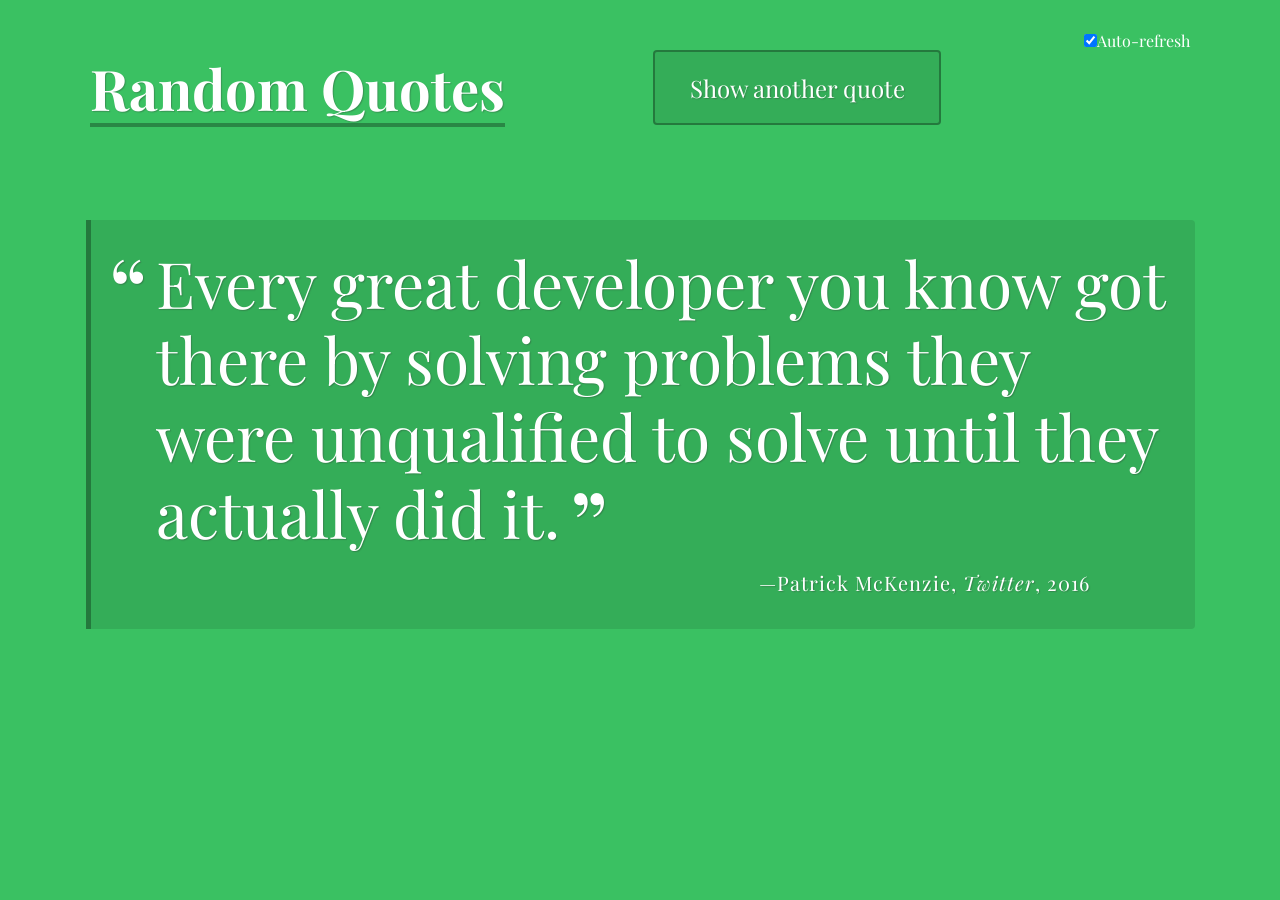
<file: project1/index.html>
<!DOCTYPE html>
<html lang="en">
  <head>
    <meta charset="UTF-8">
    <meta name="viewport" content="width=device-width, initial-scale=1.0">
    <title>Random Quotes</title>
    <link rel="stylesheet" href="css/normalize.css">
    <link rel="stylesheet" href="css/styles.css">
  </head>

  <body>
    <header>
      <h1>Random Quotes</h1>
      <button id="load-quote" class="load-quote">Show another quote</button>
      <div><input type="checkbox" id="cb-auto-refresh" checked />Auto-refresh</div>
    </header>

    <div class="container">
      <div id="quote-box" class="quote-box">
        <p class="quote">Every great developer you know got there by solving problems they were unqualified to solve until they actually did it.</p>
        <p class="source">Patrick McKenzie<span class="citation">Twitter</span><span class="year">2016</span></p>
      </div>
    </div>
    
    <script src="js/script.js"></script>
  </body>
</html>
</file>
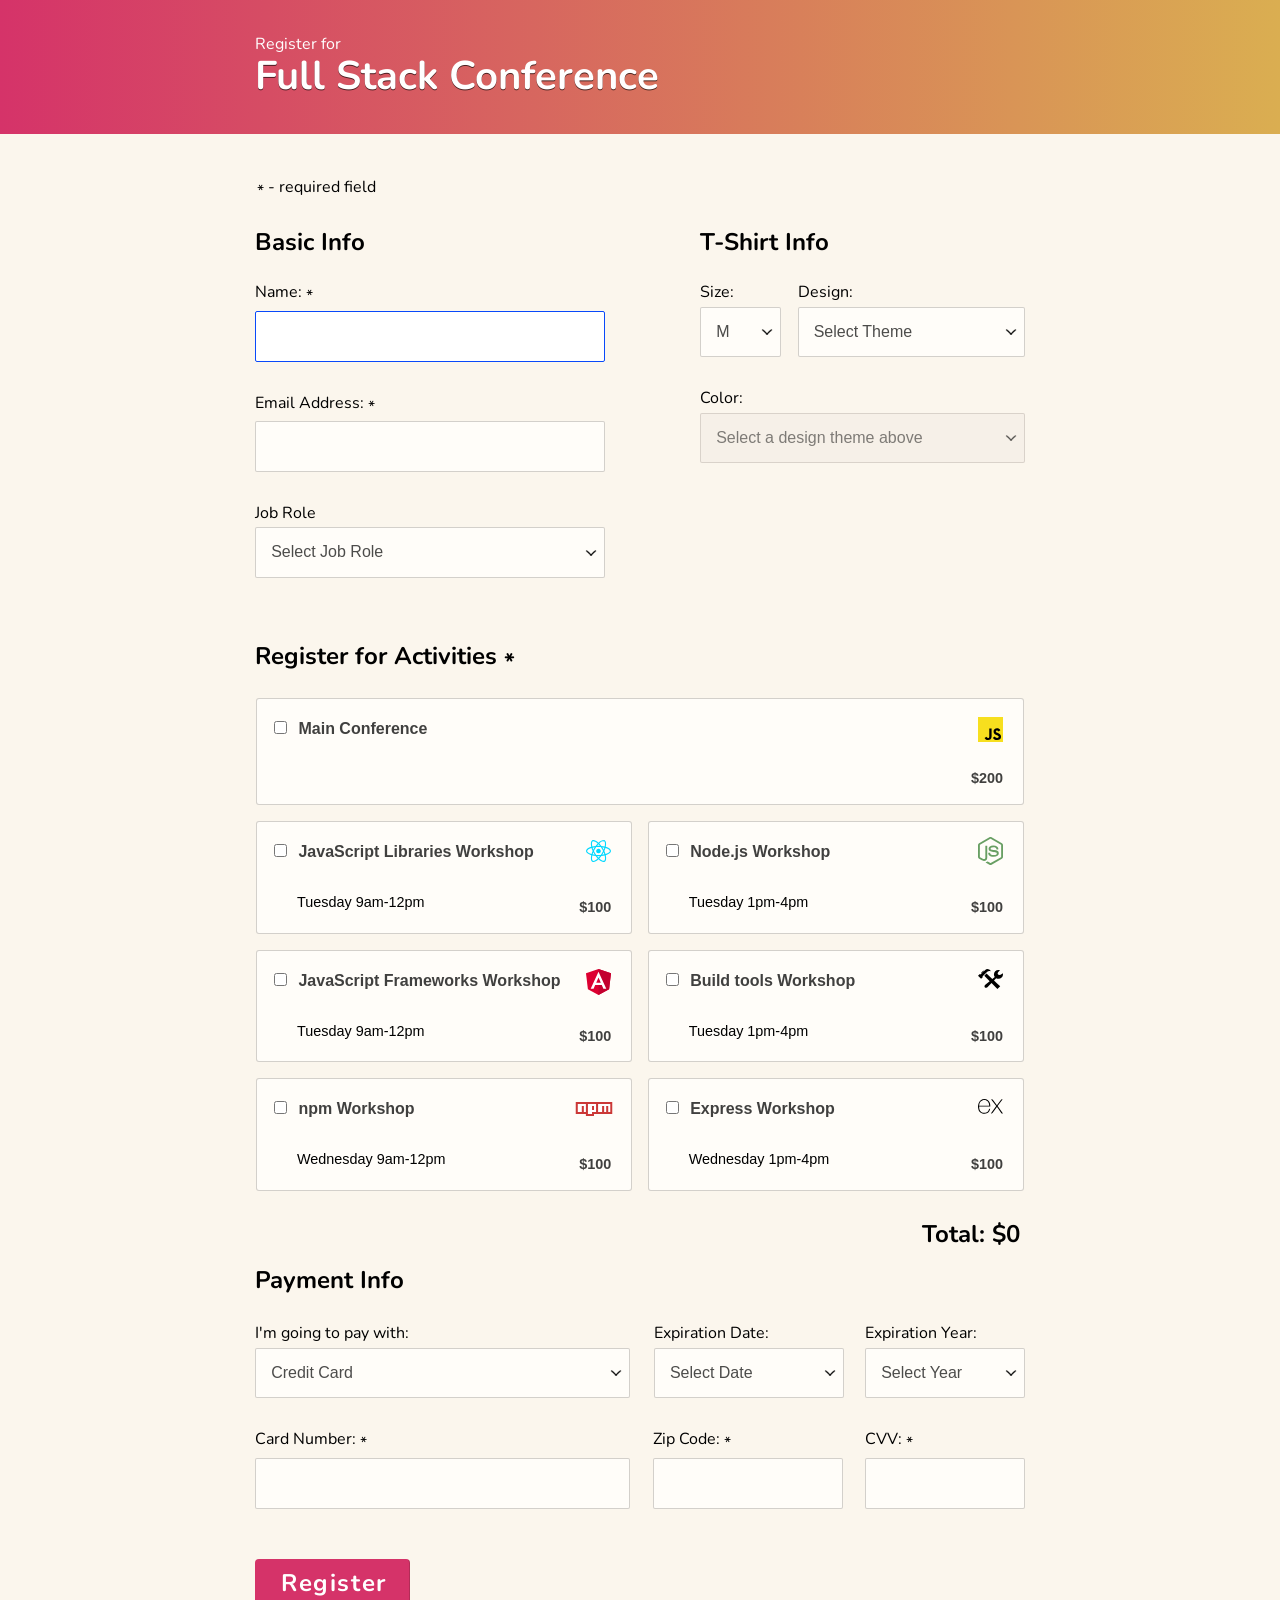
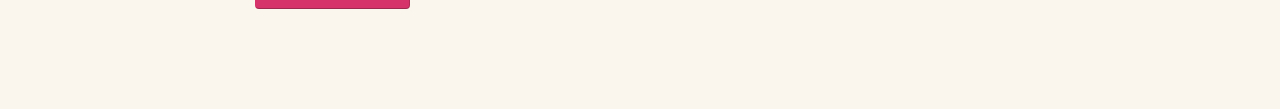
<file: project3/index.html>
<!DOCTYPE html>
<html lang="en">
<head>
  <meta charset="utf-8">
  <meta name="viewport" content="width=device-width, initial-scale=1.0">
	<title>Register for Full Stack Conference</title>
	<link rel="stylesheet" href="css/normalize.css">
  <link rel="stylesheet" href="css/style.css">
  <link rel="stylesheet" href="https://cdnjs.cloudflare.com/ajax/libs/animate.css/4.0.0/animate.min.css"/>
</head>
<body>
  <header>
    <div id="header-container" class="header-container">
      <span>Register for</span>
      <h1>Full Stack Conference</h1>
    </div>
  </header>
	<div class="container">

    <form action="index.html" method="post" novalidate>
      <p id="form-hint" class="form-hint"><span class="asterisk">*</span> - required field</p>

      <div class="basic-info-and-shirt-box">       
        <fieldset class="basic-info">         
          <legend>Basic Info</legend>
          
          <label for="name">Name: <span class="asterisk">*</span>
            <input type="text" id="name" name="user-name" class="error-border">
            <span id="name-hint" class="name-hint hint">Name field cannot be blank and must be a string of alphabets with spaces (Example: First Middle LastName)</span>
          </label>
          
          
          <label for="email">Email Address: <span class="asterisk">*</span>
            <input type="email" id="email" name="user-email" class="error-border">
            <span id="email-hint" class="email-hint hint">Email address must be formatted correctly (example@domain.com)</span>
          </label>
          
          
          <label for="title">Job Role</label>
          <select id="title" name="user-title">
            <option hidden>Select Job Role</option>
            <option value="full-stack js developer">Full Stack JavaScript Developer</option>
            <option value="front-end developer">Front End Developer</option>
            <option value="back-end developer">Back End Developer</option>
            <option value="designer">Designer</option>          
            <option value="student">Student</option>
            <option value="other">Other</option>  
          </select> 
          
          <input type="text" name="other-job-role" id="other-job-role" class="other-job-role" placeholder="Other job role?">
        </fieldset>
        
        <fieldset class="shirts">
          <legend>T-Shirt Info</legend>
          <div class="shirt-div-box">
            <div id="shirt-sizes" class="shirt-sizes">
              <label for="size">Size:</label>
              <select id="size" name="user-size">
                <option value="small">S</option>
                <option value="medium" selected>M</option>
                <option value="large">L</option>
                <option value="extra large">XL</option>
                <option value="extra large">XXL</option>
              </select>
            </div>

            <div id="shirt-designs" class="shirt-designs">
              <label for="design">Design:</label>
              <select id="design" name="user-design">
                <option hidden>Select Theme</option>
                <option value="js puns">Theme - JS Puns</option>
                <option value="heart js">Theme - I &#9829; JS</option>
              </select>
            </div>

            <div id="shirt-colors" class="shirt-colors">
              <label for="color">Color:</label>
              <select id="color">
                <option selected hidden>Select a design theme above</option>
                <option data-theme="js puns" value="cornflowerblue">Cornflower Blue (JS Puns shirt only)</option>
                <option data-theme="js puns" value="darkslategrey">Dark Slate Grey (JS Puns shirt only)</option> 
                <option data-theme="js puns" value="gold">Gold (JS Puns shirt only)</option>
                <option data-theme="heart js" value="tomato">Tomato (I &#9829; JS shirt only)</option>
                <option data-theme="heart js" value="steelblue">Steel Blue (I &#9829; JS shirt only)</option> 
                <option data-theme="heart js" value="dimgrey">Dim Grey (I &#9829; JS shirt only)</option> 
              </select>
            </div>
          </div>
        </fieldset>
      </div>               

      <fieldset id="activities" class="activities">
        <legend>Register for Activities <span class="asterisk">*</span></legend>
        <div id="activities-box" class="activities-box error-border">
          <label>
            <input type="checkbox" name="all" data-cost="200">
            <span>Main Conference</span>
            <span class="activity-cost">$200</span>
            <img class="activity-img js-img" src="img/js.svg" alt=""> 
          </label>
          <label>
            <input type="checkbox" name="js-libs" data-day-and-time="Tuesday 9am-12pm" data-cost="100"> 
            <span>JavaScript Libraries Workshop</span>
            <span>Tuesday 9am-12pm</span> 
            <span class="activity-cost">$100</span>
            <img class="activity-img react-img" src="img/react.svg" alt=""> 
          </label>
          <label>
            <input type="checkbox" name="node" data-day-and-time="Tuesday 1pm-4pm" data-cost="100"> 
            <span>Node.js Workshop</span>
            <span>Tuesday 1pm-4pm</span> 
            <span class="activity-cost">$100</span>
            <img class="activity-img node-img" src="img/node.svg" alt=""> 
          </label> 
          <label>
            <input type="checkbox" name="js-frameworks" data-day-and-time="Tuesday 9am-12pm" data-cost="100"> 
            <span>JavaScript Frameworks Workshop</span>
            <span>Tuesday 9am-12pm</span> 
            <span class="activity-cost">$100</span>
            <img class="activity-img angular-img" src="img/angular.svg" alt=""> 
          </label>
          <label>
            <input type="checkbox" name="build-tools" data-day-and-time="Tuesday 1pm-4pm" data-cost="100"> 
            <span>Build tools Workshop</span>
            <span>Tuesday 1pm-4pm</span> 
            <span class="activity-cost">$100</span>
            <img class="activity-img build-img" src="img/build.svg" alt=""> 
          </label>
          <label>
            <input type="checkbox" name="npm" data-day-and-time="Wednesday 9am-12pm" data-cost="100"> 
            <span>npm Workshop</span>
            <span>Wednesday 9am-12pm</span> 
            <span class="activity-cost">$100</span>
            <img class="activity-img npm-img" src="img/npm.svg" alt=""> 
          </label>         
          <label>
            <input type="checkbox" name="express" data-day-and-time="Wednesday 1pm-4pm" data-cost="100"> 
            <span>Express Workshop</span>
            <span>Wednesday 1pm-4pm</span> 
            <span class="activity-cost">$100</span>
            <img class="activity-img express-img" src="img/express.svg" alt=""> 
          </label>
        </div>
        <p id="activities-cost" class="activities-cost">Total: $0</p>
        <p id="activities-hint" class="activities-hint hint">Choose at least one activity</p>        	
      </fieldset>

      <fieldset class="payment-methods">
        <legend>Payment Info</legend>

        <div class="payment-method-box">
          <label for="payment">I'm going to pay with:</label>
          <select id="payment" name="user-payment">
            <option value="select method" hidden>Select Payment Method</option>
            <option value="credit-card">Credit Card</option>
            <option value="paypal">PayPal</option>
            <option value="bitcoin">Bitcoin</option>
          </select>
        </div>

        <div id="credit-card" class="credit-card">
          <div class="expiration-box">
            <div class="month-box">
              <label for="exp-month">Expiration Date:</label>
              <select id="exp-month" name="user-exp-month" class="error-border">
                <option hidden>Select Date</option>
                <option value="1">01 - January</option>
                <option value="2">02 - February</option>
                <option value="3">03 - March</option>
                <option value="4">04 - April</option>
                <option value="5">05 - May</option>
                <option value="6">06 - June</option>
                <option value="7">07 - July</option>
                <option value="8">08 - August</option>
                <option value="9">09 - September</option>
                <option value="10">10 - October</option>
                <option value="11">11 - November</option>	
                <option value="12">12 - December</option>          		          
              </select>
            </div>

            <div class="year-box">
              <label for="exp-year">Expiration Year:</label>
              <select id="exp-year" name="user-exp-year" class="error-border">
                <option hidden>Select Year</option>
                <option value="2021">2021</option>
                <option value="2022">2022</option>
                <option value="2023">2023</option>
                <option value="2024">2024</option>
                <option value="2025">2025</option>    		          
              </select> 
            </div>
          </div> 

          <div class="credit-card-box">
            <div class="num-box">
              <label for="cc-num">Card Number: <span class="asterisk">*</span>
                <input id="cc-num" name="user-cc-num" type="text" class="error-border">
                <span id="cc-hint" class="cc-hint hint">Credit card number must be between 13 - 16 digits</span>
              </label>
            </div>

            <div class="zip-box">
              <label for="zip">Zip Code: <span class="asterisk">*</span>
                <input id="zip" name="user-zip" type="text" class="error-border">
                <span id="zip-hint" class="zip-hint hint">Zip Code must be 5 digits</span>
              </label>
            </div>

            <div class="cvv-box">
              <label for="cvv">CVV: <span class="asterisk">*</span>
                <input id="cvv" name="user-cvv" type="text" class="error-border">
                <span id="cvv-hint" class="cvv-hint hint">CVV must be 3 digits</span>
              </label>
            </div>
          </div>           	         
        </div>

        <div id="paypal" class="paypal">
          <h3>PayPal</h3>
        	<p>If you selected the PayPal option we'll take you to Paypal's site to set up your billing information, when you click “Register” below.</p>
        </div> 

        <div id="bitcoin" class="bitcoin">
          <h3>Bitcoin</h3>
        	<p>If you selected the Bitcoin option we'll take you to the Coinbase site to set up your billing information. Due to the nature of exchanging Bitcoin, all Bitcoin transactions will be final.</p>
        </div>                  
      </fieldset>        
        
      <button type="submit">Register</button>      
    </form>
  </div>
  <script src="js/script.js"></script>
</body>
</html>
</file>
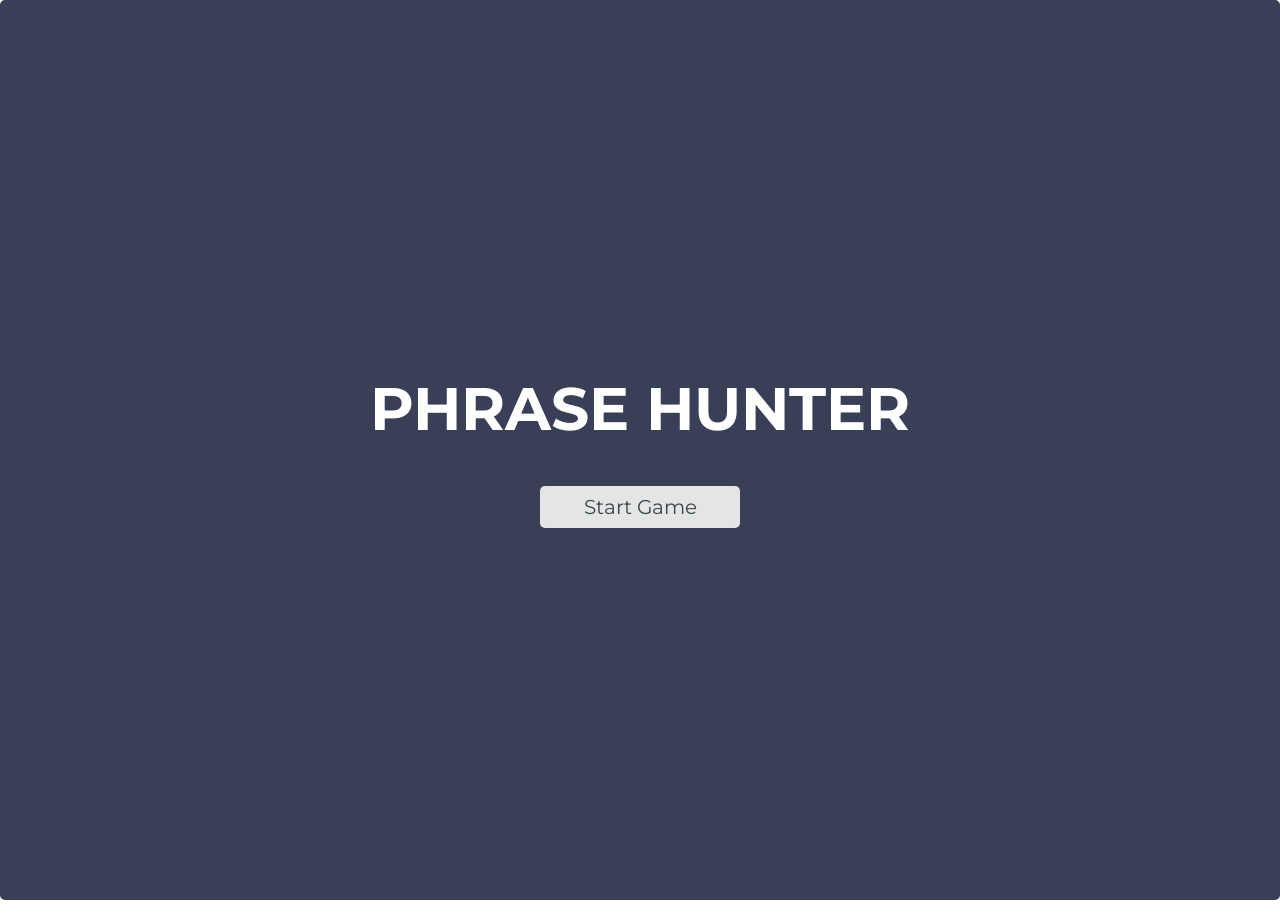
<file: project4/index.html>
<!DOCTYPE html>
<html lang="en">
	<head>
		<meta charset="utf-8">
		<title>Phrase Hunter</title>
		<meta name="viewport" content="width=device-width, initial-scale=1.0">
		<link href="css/styles.css" rel="stylesheet">
		<link href="css/animate.css" rel="stylesheet">
		<link href="https://fonts.googleapis.com/css?family=Montserrat" rel="stylesheet">
	</head>

	<body>
		<div class="main-container">
			<div id="overlay" class="start">
				<h2 class="title">Phrase Hunter</h2>
				<h1 id="game-over-message"></h1>
				<button id="btn__reset">Start Game</button>
			</div>

			<div id="banner" class="section">
				<h2 class="header">Phrase Hunter</h2>
			</div>

			<div id="phrase" class="section">
				<ul></ul>
			</div>

			<div id="qwerty" class="section">
				<div class="keyrow">
					<button class="key">q</button>
					<button class="key">w</button>
					<button class="key">e</button>
					<button class="key">r</button>
					<button class="key">t</button>
					<button class="key">y</button>
					<button class="key">u</button>
					<button class="key">i</button>
					<button class="key">o</button>
					<button class="key">p</button>
				</div>

				<div class="keyrow">
					<button class="key">a</button>
					<button class="key">s</button>
					<button class="key">d</button>
					<button class="key">f</button>
					<button class="key">g</button>
					<button class="key">h</button>
					<button class="key">j</button>
					<button class="key">k</button>
					<button class="key">l</button>
				</div>

				<div class="keyrow">
					<button class="key">z</button>
					<button class="key">x</button>
					<button class="key">c</button>
					<button class="key">v</button>
					<button class="key">b</button>
					<button class="key">n</button>
					<button class="key">m</button>
				</div>
			</div>

			<div id="scoreboard" class="section">
				<ol>
					<li class="tries"><img src="images/liveHeart.png" alt="Heart Icon" height="35" width="30"></li>
					<li class="tries"><img src="images/liveHeart.png" alt="Heart Icon" height="35" width="30"></li>
					<li class="tries"><img src="images/liveHeart.png" alt="Heart Icon" height="35" width="30"></li>
					<li class="tries"><img src="images/liveHeart.png" alt="Heart Icon" height="35" width="30"></li>
					<li class="tries"><img src="images/liveHeart.png" alt="Heart Icon" height="35" width="30"></li>
				</ol>
			</div>
		</div>

	</body>
    
	<script type="text/javascript" src="js/Phrase.js"></script>
	<script type="text/javascript" src="js/Game.js"></script>
	<script type="text/javascript" src="js/app.js"></script>
</html>
</file>
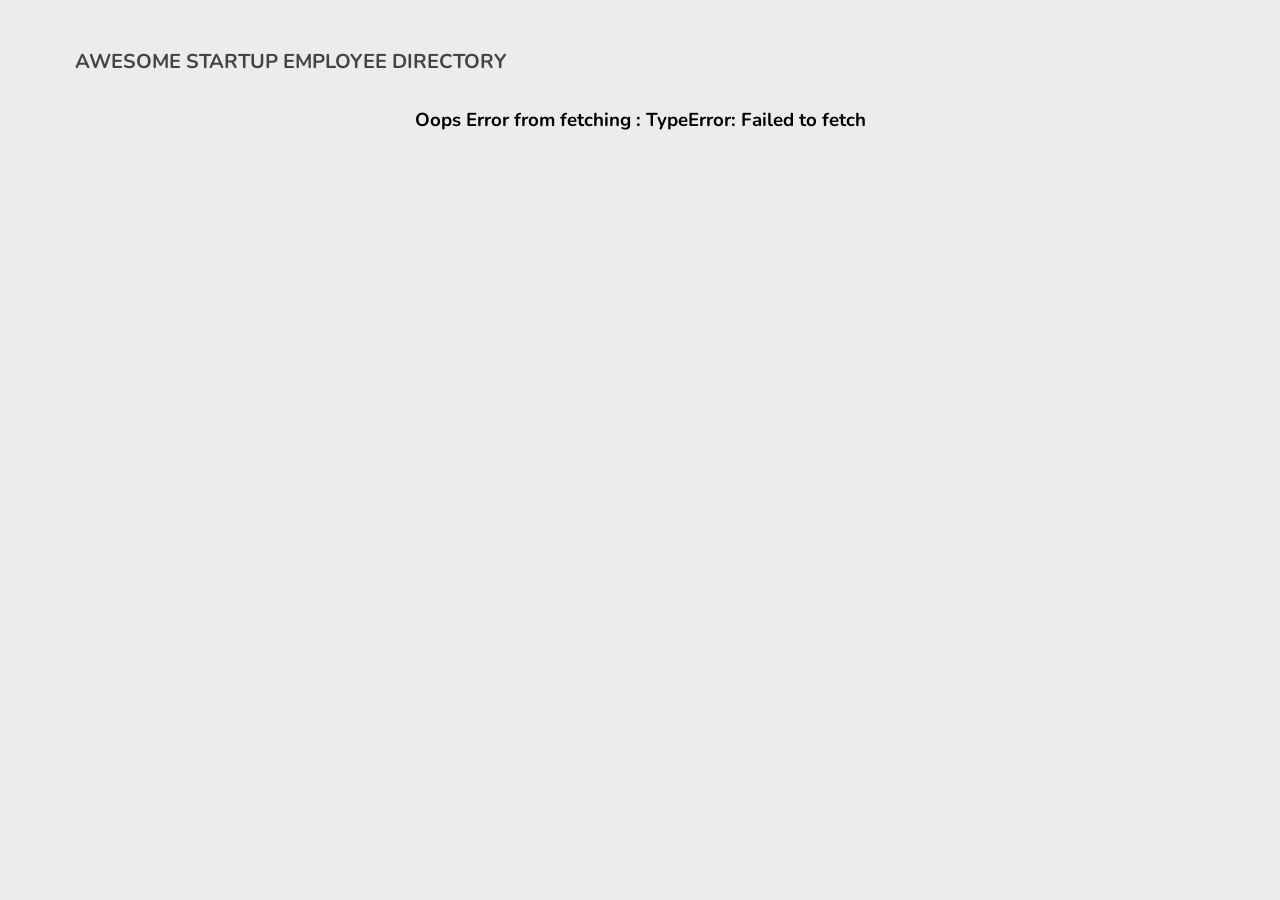
<file: project5/index.html>
<!DOCTYPE html>
<html lang="en-US">
    <head>
        <title>Public API Requests</title>
        <meta charset="UTF-8">
        <meta name="viewport" content="width=device-width, initial-scale=1, shrink-to-fit=no">
        <link rel="shortcut icon" href="#">
        <link href="css/normalize.css" rel="stylesheet">
        <link href="css/styles.css" rel="stylesheet">
    </head>
    <body>

        <!-- =======================
            Gallery container 
        ======================== -->
        <header>
            <div class="header-inner-container">
                <div class="header-text-container">
                    <h1>AWESOME STARTUP EMPLOYEE DIRECTORY</h1>
                </div>
                
                <div class="search-container">
                    <!-- ======================
                        Search markup: 

                        You can use the commented out markup below as a template
                        for your search feature and append it to this `search-container` div.

                        IMPORTANT: Altering the arrangement of the markup and the 
                        attributes used may break the styles or functionality.

                        <form action="#" method="get">
                            <input type="search" id="search-input" class="search-input" placeholder="Search...">
                            <input type="submit" value="&#x1F50D;" id="search-submit" class="search-submit">
                        </form>
                    ======================= -->
                </div>
            </div>
        </header>

        <div id="gallery" class="gallery">
            <!-- ======================
                Gallery markup: 

                You can use the commented out markup below as a template
                for each of your Gallery items, but you must use JS to 
                create and append them to the `gallery` div.

                IMPORTANT: Altering the arrangement of the markup and the 
                attributes used may break the styles or functionality.

                <div class="card">
                    <div class="card-img-container">
                        <img class="card-img" src="https://placehold.it/90x90" alt="profile picture">
                    </div>
                    <div class="card-info-container">
                        <h3 id="name" class="card-name cap">first last</h3>
                        <p class="card-text">email</p>
                        <p class="card-text cap">city, state</p>
                    </div>
                </div>
            ======================= -->              
        </div>

        <!-- =======================
            Modal markup:

            You can use the commented out markup below as a template
            for your modal, but you must use JS to create and append 
            it to `body`.

            IMPORTANT: Altering the arrangement of the markup and the 
            attributes used may break the styles or functionality.

            <div class="modal-container">
                <div class="modal">
                    <button type="button" id="modal-close-btn" class="modal-close-btn"><strong>X</strong></button>
                    <div class="modal-info-container">
                        <img class="modal-img" src="https://placehold.it/125x125" alt="profile picture">
                        <h3 id="name" class="modal-name cap">name</h3>
                        <p class="modal-text">email</p>
                        <p class="modal-text cap">city</p>
                        <hr>
                        <p class="modal-text">(555) 555-5555</p>
                        <p class="modal-text">123 Portland Ave., Portland, OR 97204</p>
                        <p class="modal-text">Birthday: 10/21/2015</p>
                    </div>
                </div>

                // IMPORTANT: Below is only for exceeds tasks 
                <div class="modal-btn-container">
                    <button type="button" id="modal-prev" class="modal-prev btn">Prev</button>
                    <button type="button" id="modal-next" class="modal-next btn">Next</button>
                </div>
            </div>
        ======================== -->

        <!-- Add your JS here -->
        <script src="js/app.js"></script>
    </body>
</html>
</file>
<file: project1/css/styles.css>
/** 
 * Treehouse FSJS Techdegree
 * Random Quote Generator - CSS
 */

 @import url('https://fonts.googleapis.com/css?family=Playfair+Display:400,400i,700,700i&display=swap');

body {
  background-color: rgb(58, 193, 98);
  color: white;
  font-family: 'Playfair Display', serif;
  padding: 5px;
}

header {
  display: flex;
  flex-flow: row wrap;
  justify-content: space-between;
  width: 95%;
  max-width: 1100px;
  margin: auto;
  padding: 5px;
}

h1 {
  text-shadow: 1px 1px 1px rgba(50, 50, 50, 0.3);
}

.load-quote {
  color: #fff;
  text-shadow: 1px 1px 1px rgba(50, 50, 50, 0.3);
  width: 12em;
  max-height: 75px;
  margin-top: 20px;
  margin-bottom: 20px;
  padding: 15px 0;
  background-color: rgba(0, 0, 0, 0.1);
  border-radius: 4px;
  border: 2px solid rgba(0, 0, 0, 0.3);
  transition: 0.5s;
}

.load-quote:hover {
  background-color: rgba(255, 255, 255, 0.1);
}

.load-quote:focus {
  outline: none;
}

.container {
  width: 90%;
  max-width: 1024px;
  margin: auto;
  padding: 5px;
}

.quote-box {
  text-shadow: 1px 1px 1px rgba(50, 50, 50, 0.3);
  line-height: 0.5;
}

.quote {
  font-size: 2rem;
  font-weight: 400;
  line-height: 1.2;
  position: relative;
  margin: 0;
  margin-left: 10px;
}

.quote:before,
.quote:after {
  font-size: 3rem;
  line-height: 2.5rem;
  position: absolute;
}

.quote:before {
  content: "“";
  top: 0.1em;
  left: -0.5em;
}

.quote:after {
  content: "”";
  bottom: -0.1em;
  margin-left: 0.1em;
  position: absolute;
}

.source {
  font-size: 1rem;
  letter-spacing: 0.05em;
  line-height: 1.1;
  text-align: right;
  margin-right: 4em;
}

.source:before {
  content: "—";
}

.citation {
  font-style: italic;
}

.citation:before {
  content: ", ";
  font-style: normal;
}

.year:before {
  content: ", ";
  font-style: normal;
}
.tags{
  font-style: normal;
  background-color: white;
  border-radius: 5px;
  margin-left: 5px;
  padding: 5px;
  opacity: 66%;
  color: gray;
  font-family: Times;
}


@media (min-width: 768px) {
  body {
    padding: 25px;
  }

  header {
    margin-bottom: 50px;
  }

  h1 {
    font-size: 3.5rem;
    height: 73px;
    margin-top: 20px;
    margin-right: 5px;
    border-bottom: 4px solid rgba(0, 0, 0, 0.3);
  }

  .load-quote {
    font-size: 1.5rem;
  }

  .container {
    padding: 25px 25px 15px 55px;
    background: rgba(0, 0, 0, 0.1);
    border-left: 5px solid rgba(0, 0, 0, 0.3);
    border-radius: 0 4px 4px 0;
  }

  .quote {
    font-size: 4rem;
  }

  .quote:before,
  .quote:after {
    font-size: 6rem;
  }

  .quote:before {
    top: 0.25em;
  }

  .quote:after {
    bottom: 0.1em;
  }

  .source {
    font-size: 1.25rem;
  }
}
</file>
<file: project3/css/style.css>
/* ================================= 
  Base and header styles
==================================== */

@import url('https://fonts.googleapis.com/css?family=Nunito|Roboto+Mono');

* {
  box-sizing: border-box;
}

body,
html {
	width: 100%;
	min-height: 100%;
}

body,
input,
button {
	font-family: 'Nunito', sans-serif;
}

body {
  background: rgba(218, 174, 81, 0.1);
}

header {
	text-align: center;
	color: rgb(255, 255, 255);
	width: 100%;
	padding: 10px 0;
	background: linear-gradient(90deg, rgba(213, 51, 105, 1) 0%, rgba(218, 174, 81, 1) 100%);
}

.header-container {
	max-width: 800px;
	margin: 10px auto;
}

h1 {
	font-size: 2.5em;
	text-shadow: 0 1px 0 rgba(0, 0, 0, 0.65);
	margin: 0;
}

p {
	line-height: 1.5;
}

a {
  text-decoration: none;
}

.container {
  position: relative;
  width: 100%;
  max-width: 800px;
  margin: auto;
}

/* ================================= 
  Form styles
==================================== */

form {
	display: flex;
  flex-flow: column;
  justify-content: space-between;
  width: 100%;
  padding-top: 10px;
	border-radius: 3px;
}

fieldset {
  width: calc(100% - 10px);
  margin: 35px auto 10px;
  border: none;
}

legend,
button {
	font-size: 1.25em;	
}

legend {
  font-size: 1.5em;
  font-weight: bold;
  color: rgb(0, 0, 0);
  transition: all 0.3s ease-out;
}

input[type="text"],
input[type="email"],
legend {
	width: 100%;
}

label {
  display: block;
  color: rgb(0, 0, 0);
  margin-top: 27px;
  margin-bottom: 0;
  transition: all 0.3s ease-out;
}

input,
select {
	margin-bottom: 1.125em;	
}

input, 
select, 
option {
  font-family: 'roboto', sans-serif;
  transition: all 0.3s ease-out;
}

input {
  font-size: 1em;
  color: rgba(0, 0, 0, 0.7);
	font-weight: 500;
	padding: .95em;
	margin-top: 5px;
	margin-bottom: 5px;
	background: rgb(255, 253, 249);
	border: 1px solid rgba(36, 28, 21, 0.2);
	border-radius: 2px;
	outline: none;
}

input:focus {
  background: rgba(255, 255, 255, 1);
  border-color:  rgb(9, 73, 250);
}

input:-webkit-autofill {
  border: 1px solid rgba(36, 28, 21, 0.2);
  -webkit-box-shadow: 0 0 0px 1000px rgb(255, 253, 249) inset;
  box-shadow: 0 0 0px 1000px rgb(255, 253, 249) inset;
}

input[type="checkbox"],
input[type="radio"] {
	display: inline-block;
}

input[type="checkbox"]:disabled {
  cursor: not-allowed;
}

select {
	-webkit-appearance: none;
	-webkit-border-radius: 0px;
	font-size: 1em;
  font-weight: 500;
  color: rgba(0, 0, 0, 0.7);
  width: 100%;
  padding: .95em;
  margin-top: 5px;
  margin-bottom: 5px;
	padding-right: calc(4% + 0.95em);
  background: url(../img/caret.png) calc(100% - 7px) 50% no-repeat rgb(255, 253, 249);
	background-size: 12px auto;
	border: 1px solid rgba(36, 28, 21, 0.2);
	border-radius: 2px;
	outline: none;
  cursor: pointer;
  transition: none;
}

select:focus {
  background: url(../img/caret.png) calc(100% - 7px) 50% no-repeat rgba(255, 255, 255, 1) !important;
  background-size: 12px auto !important;
  border-color:  rgb(9, 73, 250);
}

select:disabled {
  cursor: not-allowed;
  background-color: rgba(197, 163, 175, 0.1);
}

input.error,
select.error {
	background: rgb(242, 112, 156, 0.1);
	border: 1px solid rgb(242, 112, 156) ;
}

button {
  cursor: pointer;
  font-size: 1.5rem;
  font-weight: bolder;
  text-shadow: 1px 1px 0 transparent;
  letter-spacing: 0.1rem;
  color: rgb(255, 255, 255);
  width: calc(100% - 40px);
  margin: 25px auto;
  padding: 10px 25px;
	background: rgb(213, 51, 105);
  border-radius: 4px;
  border: 1px solid transparent;
  border-right: 1px solid rgba(36, 28, 21, 0.2);
  border-bottom: 1px solid rgba(36, 28, 21, 0.3);
  box-shadow: none;
	transition: all 0.3s ease-out;
}

button:hover {
  text-shadow: 1px 1px 0 rgb(25, 25, 25, 0.9);
  background: rgb(218, 174, 81);
  border: 1px solid rgba(213, 51, 105, 0.3);
  box-shadow: 1px 1px 25px rgba(213, 51, 105, 0.5) inset, 3px 3px 10px rgba(50, 50, 50, 0.3);
}

.hint {
  display: none;
  color: red;
  margin: 0;
  transition: all 0.3s ease-out;
}

.form-hint {
  color: rgb(0, 0, 0);
  margin-bottom: 0;
  margin-left: 17px;
}

.asterisk {
  vertical-align: sub;
}

.valid {
  position: relative;
}

.not-valid {
  position: relative;
  color: red;
}

.not-valid .error-border {
  border: 1px solid red;
}

.not-valid legend {
  color: red;
}

.valid::after {
  content: ' ';
  position: absolute;
  top: -5px;
  right: 0px;
  width: 25px;
  height: 25px;
  background-image: url('../img/valid.svg');
  background-size: 25px;
  transition: all 0.3s ease-out;
}

.not-valid::after {
  content: ' ';
  position: absolute;
  top: -5px;
  right: 0px;
  width: 25px;
  height: 25px;
  background-image: url('../img/not-valid.svg');
  background-size: 25px;
  transition: all 0.3s ease-out;
}

.activities.valid::after,
.activities.not-valid::after {
  top: -45px;
}
/* ================================= 
  Basic info and t shirt styles
==================================== */

.basic-info-and-shirt-box {
  display: flex;
  flex-flow: row wrap;
  justify-content: space-between;
}


.basic-info {
  display: flex;
  flex-flow: column;
  justify-content: space-between;
}

.shirt-div-box {
  display: flex;
  flex-flow: row wrap;
  justify-content: space-between;
}

.shirt-sizes {
  width: 25%;
  min-width: 75px;
}

.shirt-designs {
  width: 70%;
  min-width: 210px;
}

.shirt-colors {
  width: 100%;
}

/* ================================= 
  Activity section styles
==================================== */

.activities {
  position: relative;
  max-width: calc(100% - 30px);
  padding-left: 0;
  padding-right: 0;
  padding-bottom: 0;
  margin: 35px 15px 0px;
}

.activities-box {
  font-family: 'roboto', sans-serif;
  max-width: 100%;
  border-radius: 3px;
  border: 1px solid transparent;
  transition: all 0.3s ease-out;
}

.activities legend {
  margin-bottom: 15px;
}

.activities label {
  cursor: pointer;
  position: relative;
  background: rgba(218, 174, 81, 0.1);
  background: rgb(255, 253, 249);
  padding: 15px 10px;
  margin-top: 10px;
  margin-bottom: 10px;
  border-radius: 3px;
  border: 1px solid rgba(36, 28, 21, 0.2);
  transition: all 0.3s ease-out;
}

.activities label:nth-of-type(1) {
  height: 107px;
  margin-top: 0;
}

.activities label:last-child {
  margin-bottom: 0;
}

.activities label input {
  margin: 7px auto 7px 7px;
}

.activities label span:nth-of-type(1) {
  color: rgba(0, 0, 0, 0.75);
  font-weight: bolder;
  padding-left: 7px;
}

.activities label span:nth-of-type(2),
.activities label span:nth-of-type(3) {
  font-size: 0.9rem;
  margin: 7px auto;
  padding-left: 30px;
}

.activities label span:nth-of-type(2) {
  display: block;
  margin-top: 30px;
}

.activity-cost {
  position: absolute;
  right: 20px;
  bottom: 10px;
  color: rgba(0, 0, 0, 0.75);
  font-weight: bolder;
}

.activity-img {
  position: absolute;
  top: 18px;
  right: 20px;
  width: 25px;
  transition: all 0.3s ease-in-out;
}

.npm-img {
  top: 5px;
  right: 12px;
  width: 50px;
}

.node-img {
  top: 15px;
}

.express-img {
  top: 20px;
}

.activities-cost {
  color: black;
  font-size: 1.5rem;
  margin-right: -10px;
  margin-bottom: 5px;
}

.activities-hint {
  margin-top: 10px;
}

/* ================================= 
  Payment section styles
==================================== */

.payment-methods {
  margin-top: 55px;
}

.payment-method-box label {
  margin-top: 20px;
}

.credit-card {
  margin-bottom: 25px;
}

.paypal,
.bitcoin {
  margin: 20px auto 10px auto;
  padding: 0 15px;
  background: rgb(255, 253, 249);
  border-radius: 3px;
  border: 1px solid rgba(36, 28, 21, 0.2);
}

.paypal h3,
.bitcoin h3 {
  margin-top: 15px;
  margin-bottom: 5px;
}

.paypal p,
.bitcoin p {
  color: rgba(0, 0, 0, 0.8);
  margin-top: 5px;
  margin-bottom: 15px;
}

.credit-card,
.paypal,
.bitcoin {
  transition: all 0.3s ease-out;
}

/* ================================= 
  Helper class styles
==================================== */

.focus {
  background: rgba(255, 255, 255, 1) !important;
  border-color:  rgb(9, 73, 250) !important;
}

.disabled {
  cursor: not-allowed !important;
  background: rgba(197, 163, 175, 0.1) !important;
}

.hide{
  display:none;
}

.active{
  display:inherit;
}

/* ================================= 
  Media queries styles
==================================== */

@media (min-width: 768px) {

  header {
    text-align: left;
    padding: 25px 0;
  }

  .header-container {
    padding-left: 15px;
  }

  form {
    padding-top: 25px;
  }

  button {
    text-align: left;
    width: 155px;
    height: 50px;
    margin: 0px 0 100px 15px;
  }

  /* ================================= 
    768px - Basic info and t shirt section styles
  ==================================== */

  .basic-info-and-shirt-box {
    position: relative;
    padding: 15px;
  }

  .basic-info-and-shirt-box fieldset {
    margin: 10px 0;
  }

  .other-job-role {
    position: absolute;
    right: 10px;
    bottom: 25px;
    max-width: 50%;
  }

  .basic-info{
    max-width: 350px;
    padding: 0;
  }

  .shirts {
    max-width: 325px;
    padding: 0;
  }

  /* ================================= 
    768px - Activity section styles
  ==================================== */
  .activities {
    padding-bottom: 10px;
    margin-bottom: 10px;
  }

  .activities-box {
    display: flex;
    flex-flow: row wrap;
    justify-content: flex-start;
    transition: all 0.3s;
  }

  .activities label {
    width: 49%;
    margin: 8px auto;
  }

  .activities label:first-of-type {
    width: 100%;
  }

  .activities label:nth-of-type(even) {
    margin-left: 0;
  }

  .activities label:nth-of-type(odd) {
    margin-right: 0;
  }

  .activities label:nth-last-child(-n+2) {
    margin-bottom: 0;
  }

  .activities-cost {
    position: absolute;
    font-weight: bolder;
    right: 15px;
  }

  /* ================================= 
    768px - Payment section styles
  ==================================== */

  .payment-methods {
    position: relative;
    padding: 10px;
  }

  .payment-method-box {
    width: 375px;
  }

  .credit-card-box {
    display: flex;
    flex-flow: row wrap;
    justify-content: space-between;
  }

  .num-box {
    width: 375px;
  }

  .zip-box {
    width: 190px;
  }

  .cvv-box {
    width: 160px;
  }

  .expiration-box {
    position: absolute;
    right: 10px;
    top: 30px;
    display: flex;
    flex-flow: row wrap;
    justify-content: space-between;
    width: 47%;
  }

  /* Mozilla specific style for expiration date container to accomplish cross browser styles */
  @-moz-document url-prefix() {
    .expiration-box {
      top: 30px;
    }
  }

  .expiration-box label {
    margin-top: 0;
  }

  .month-box {
    width: 190px;
  }

  .year-box {
    width: 160px;
  }
}
</file>
<file: project4/css/styles.css>
/* Main styles */
@import url('https://fonts.googleapis.com/css?family=Open+Sans:400,700&Roboto:300');

/* Variables */

:root {
  --color-win: #78CF82;
  --color-lose: #D94545;
  --color-start: #5b85b7;
  --color-neutral: #445069;
  --color-neutral-light: #D2D2D2;
  --color-keys: #37474F;
  --color-keys-light: #E5E5E5;
  --font-size-large: 60px;
  --font-size-medium: 20px;
  --transition: all .2s ease-in-out;
}

/* main */

* {
  box-sizing: border-box;
  font-family: 'Montserrat', sans-serif;
}

body {
  justify-content: space-evenly;
  flex-direction: column;
  display: flex;
  height: 100vh;
}

li, ol, ul {
  padding: 0;
  display: inline-block;
}

h2 {
  margin: 0;
  text-transform: uppercase;
  font-size: var(--font-size-large);
  margin: 0;
}

h1 {
  font-size: 30px;
}

button {
  margin: 6px;
  border: 1px solid transparent;
  padding: .5rem 1rem;
  color: var(--color-keys);
  font-size: var(--font-size-medium);
  background-color: var(--color-keys-light);
  border-radius: 5px;
  -webkit-transition: var(--transition);
  -o-transition: var(--transition);
  transition: var(--transition);
  cursor: pointer;
}

#btn__reset {
	width: 200px;
	margin: 0 auto;
}

.main-container {
  display: flex;
  flex-direction: column;
  justify-content: space-around;
  height: 100%;
  max-height: 900px;
  text-align: center;
}

.section {
  width: 100%;
  padding: 10px;
}

#phrase ul li{
  margin-top: 15px;
}

/* Title */

.header {
  color: #3a3f58;
}


/* Phrase */

.letter {
  font-size: var(--font-size-medium);
  height: 65px;
  width: 65px;
  padding: 20px 1px 0 1px;
  margin-right: 2px;
  color: transparent;
  background: var(--color-neutral-light);
  border-radius: 5px;
}

.space {
  width: 15px;
}



.show {
  color: #fff;
  background-color: #4ac0d5;
  font-size: 20px;
  height: 65px;
  width: 65px;
  padding: 20px 1px 0 1px;
  margin-right: 2px;
  border-radius: 5px;
  -webkit-animation-duration: .5s;
  animation-duration: .5s;
}


/* Keyboard */

.keyrow {
  display: flex;
  justify-content: center;
}

.chosen {
  background: #3a3f58;
  border-radius: 5px;
  font-size: var(--font-size-medium);
  color: #FFFFFF;
}

.wrong {
  background: #f7a964;
  color: #FFFFFF;
}

.chosen,
.wrong {
  cursor: not-allowed;
}

.key:hover{
  animation: pulse 1s linear infinite;
}

.btn__reset {
  padding: 16px;
  margin: 50px auto;
  background: #f7a964;
  border-radius: 5px;
  font-size: 20px;
  cursor: pointer;
  border-bottom: solid 4px rgba(0, 0, 0, .3);
  border-right: solid 3px rgba(0, 0, 0, .3)
}

.btn__reset:active {
  padding: 14px 16px 16px 14px;
  border-bottom: solid 4px rgba(0, 0, 0, 0);
  border-right: solid 3px rgba(0, 0, 0, 0);
}


/* Overlay */

#overlay {
  display: flex;
  flex-direction: column;
  position: fixed;
  color: #FFFFFF;
  justify-content: center;
  top: 0;
  bottom: 0;
  left: 0;
  right: 0;
  border-radius: 5px;
}

.title {
  color: #FFF;
}

.start {
  background-color: #3a3f58;
}

.start a {
  color: #fff;
}

.win {
  background-color: var(--color-win);
}

.win a {
  color: var(--color-win);
}

.lose {
  background-color: #f5785f;
}

.lose a {
  color: var(--color-lose);
}
</file>
<file: project5/css/styles.css>
/* ===================================== 
   Public API Request
======================================== */

@import url('https://fonts.googleapis.com/css?family=Nunito');

* {
	box-sizing: border-box;
}

html, body {
    width: 100%;
    max-width: 100%;
}

body {
    font-family: "Nunito", sans-serif;
    text-align: center;
    background: rgba(235, 235, 235, 0.9);
}

header {
    padding: 15px 5px 5px;
}

.header-inner-container {
    max-width: 1180px;
    margin: auto;
}

header h1 {
    font-size: 1.25em;
    color: rgba(50, 50, 50, 0.9);
    margin-top: 35px;
}

.search-input {
    padding: 0.4rem 1rem;
    border: 1px solid rgba(200, 200, 200, 0.9);
    border-radius: 0.25rem 0 0 0.25rem ;
    max-width: 20rem;
    transition: .4s ease-out;
}

.search-input:active, .search-input:hover, .search-input:focus {
    border: 1px solid rgba(50, 50, 50, 0.9);
}

.search-submit {
    cursor: pointer;
    height: 33px;
    background: rgba(245, 245, 245, 0.9);
    border-radius: 0 0.25rem 0.25rem 0;
    border: 1px solid rgba(200, 200, 200, 0.9);
    transition: .4s ease-out;
}

.search-submit:active, .search-submit:hover, .search-submit:focus {
    background: rgba(255, 255, 255, 0.9);
    border: 1px solid rgba(50, 50, 50, 0.9);
}


/* ===================================== 
   Gallery
======================================== */

.gallery {
    display: flex;
    flex-direction: row;
    flex-wrap: wrap;
    justify-content: space-evenly;
    width: 100%;
    max-width: 1200px;
    margin: auto;
}
  
.card {
    display: flex;
    flex-direction: row;
    flex-wrap: nowrap;
    justify-content: flex-start;
    cursor: pointer;
    width: 100%;
    max-width: 360px;
    margin: 10px 10px 20px;
    padding: 10px;
    background: rgba(245, 245, 245, 0.9);
    border-radius: 0.25em;
    border: 1px solid rgba(50, 50, 50, 0.3);
    transition: .4s ease-out;
    overflow: hidden;
}

.card-img {
    width: 95px;
    margin: 10px 15px auto 10px;
    border-radius: 50%;
}

.card-info-container {
    text-align: left;
}

.card-name {
    margin: 20px auto 0;
}

.card-text {
    font-size: 0.9em;
    color: rgba(50, 50, 50, 0.7);
    margin: 7px auto;
    transition: .4s ease-out;
}

.cap {
    text-transform: capitalize;
}


/* ===================================== 
   Modal
======================================== */

.modal-container {
    position: fixed;
    top: 0;
    right: 0;
    bottom: 0;
    left: 0;
    background: rgba(0, 0, 0, 0.7);
}

.modal {
    position: relative;
    width: 95%;
    max-width: 420px;
    min-height: 415px;
    margin: 10px auto auto;
    padding-bottom: 15px;
    background: rgba(255, 255, 255, 1);
    border-radius: 0.25em;
    border: 1px solid rgba(100, 100, 100, 0.3);
    transition: .4s ease-out;
}

.modal-close-btn {
    position: absolute;
    top: 15px;
    right: 15px;
    cursor: pointer;
    color: rgba(255, 255, 255, 0.9);
    background: rgba(0, 0, 0, 0.8);
    border-radius: 0.25em;
    border: 1px solid rgba(50, 50, 50, 0.3);
}

.modal-img {
    width: 150px;
    margin-top: 35px;
    border-radius: 50%;
}

.modal-name {
    margin-bottom: 5px;
}

.modal-text {
    color: rgba(50, 50, 50, 0.7);
    margin: 10px;
}

.modal hr {
    width: 75%;
    margin: 25px auto 30px;
    border-color: rgba(200, 200, 200, 0.2);
}

.modal-btn-container {
    display: flex;
    flex-direction: row;
    flex-wrap: nowrap;
    justify-content: space-evenly;
    width: 95%;
    max-width: 420px;
    padding: 10px 15px 15px;;
    margin: 10px auto auto;
    background: rgba(255, 255, 255, 1);
    border-radius: 0.25em;
    border: 1px solid rgba(100, 100, 100, 0.3);
}


.modal-btn-container .btn {
    display: inline-block;
    cursor: pointer;
    font-size: 0.85em;
    text-transform: uppercase;
    color: rgba(255, 255, 255, 0.9);
    padding: 0.75em 1.5em;
    background: rgba(0, 0, 0, 0.8);
    border-radius: 0.35em;
    transition: .4s ease-out;
  }
 
/* ===================================== 
   Media Queries
======================================== */

/* ===================================== 
   Tablet
======================================== */

@media (min-width: 768px) {
    .header-inner-container {
        display: flex;
        flex-direction: row;
        flex-wrap: nowrap;
        justify-content: space-between;
        padding-right: 25px;
        padding-left: 25px;
    }

    .header-text-container {
        text-align: left;
    }

    .search-container {
        margin-top: 25px;
    }

    .modal {
        margin-top: 100px;
    }
}


/* ===================================== 
   Desktop
   Hover styles on desktop 
======================================== */

@media (min-width: 1024px) {

    .card:hover {
        background: rgba(255, 255, 255, 1);
        border: 1px solid rgba(50, 50, 50, 0.9);
    }

    .card:hover .card-text {
        color: rgba(25, 25, 25, 1); 
    }

    .btn:hover {
        background: rgba(255, 255, 255, 1);
        color: rgba(25, 25, 25, 1); 
    }
}

 
.hide{
    display: none !important;
}
</file>
